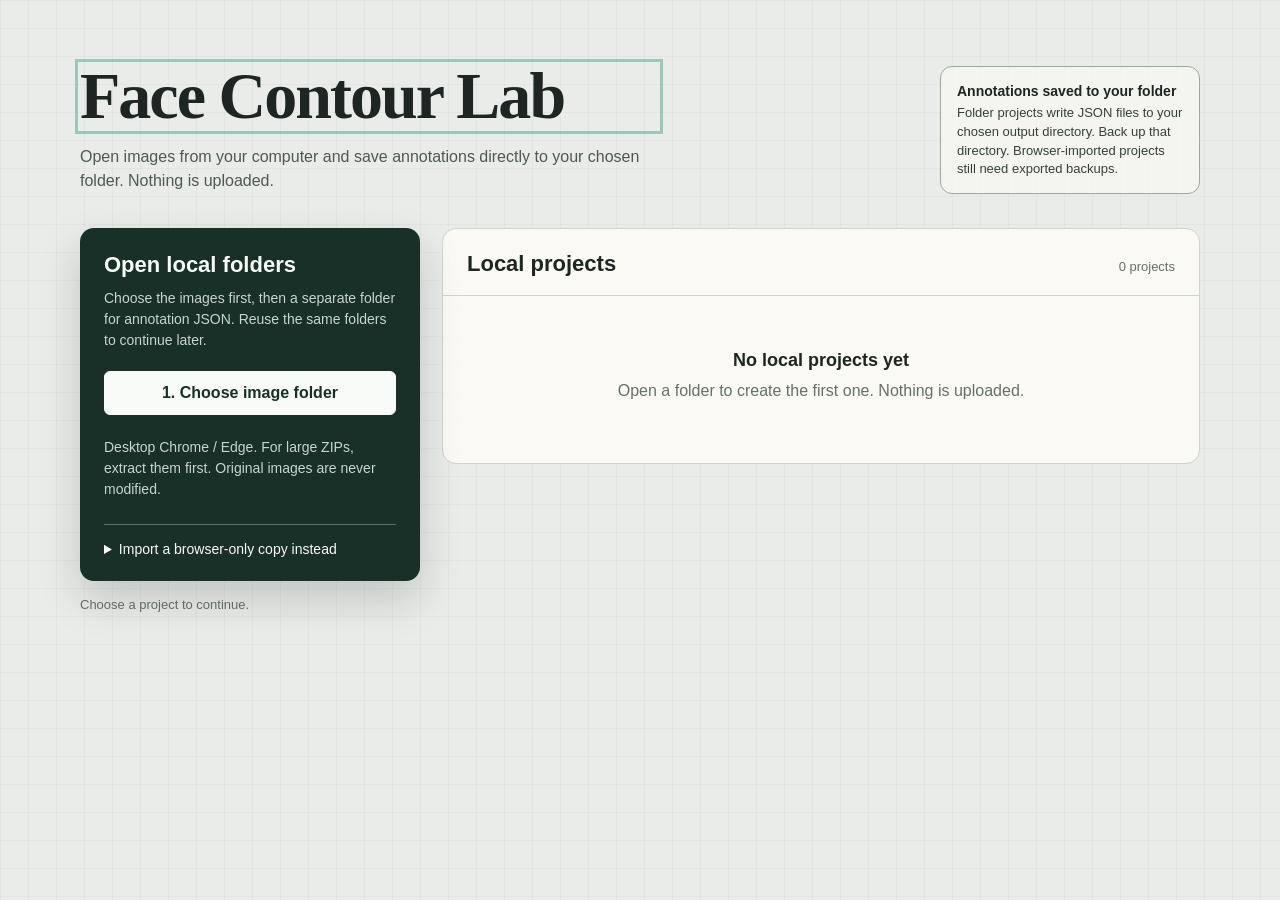
<file: index.html>
﻿<!doctype html>
<html lang="en">
  <head>
    <meta charset="utf-8" />
    <meta name="viewport" content="width=device-width, initial-scale=1" />
    <title>Face Contour Lab</title>
    <link rel="icon" href="data:," />
    <style>
      :root {
        color-scheme: light;
        --bg: #e9ece8;
        --panel: #fbfaf4;
        --ink: #1d2622;
        --muted: #66706b;
        --line: #cdd3ce;
        --line-strong: #9ea8a2;
        --accent: #087e6b;
        --accent-ink: #ffffff;
        --hot: #d84b2a;
        --canvas: #d8ddd7;
        --shadow: 0 18px 42px rgba(22, 31, 27, 0.16);
        --radius: 6px;
      }

      * {
        box-sizing: border-box;
      }

      html,
      body {
        height: 100%;
      }

      body {
        margin: 0;
        overflow: hidden;
        background:
          linear-gradient(rgba(31, 38, 34, 0.035) 1px, transparent 1px),
          linear-gradient(90deg, rgba(31, 38, 34, 0.035) 1px, transparent 1px),
          var(--bg);
        background-size: 28px 28px;
        color: var(--ink);
        font-family: "Aptos", "Bahnschrift", "Segoe UI", sans-serif;
      }

      button,
      input,
      select,
      textarea {
        font: inherit;
      }

      button {
        min-height: 36px;
        border: 1px solid var(--line);
        border-radius: var(--radius);
        background: #fffef8;
        color: var(--ink);
        cursor: pointer;
        transition:
          background 140ms ease,
          border-color 140ms ease,
          color 140ms ease,
          transform 140ms ease;
      }

      button:hover {
        border-color: var(--line-strong);
        transform: translateY(-1px);
      }

      button:active {
        transform: translateY(0);
      }

      button:disabled {
        cursor: not-allowed;
        opacity: 0.48;
        transform: none;
      }

      :where(button, input, select, textarea, summary, [tabindex]):focus-visible {
        outline: 3px solid rgba(8, 126, 107, 0.34);
        outline-offset: 2px;
      }

      [hidden] {
        display: none !important;
      }

      .project-hub {
        height: 100vh;
        overflow-y: auto;
        padding: clamp(28px, 5vw, 72px) clamp(18px, 5vw, 72px);
      }

      .project-hub-shell {
        width: min(1120px, 100%);
        margin: 0 auto;
      }

      .hub-masthead {
        display: flex;
        align-items: flex-end;
        justify-content: space-between;
        gap: 28px;
        margin-bottom: 34px;
      }

      .hub-title-group {
        max-width: 720px;
      }

      .hub-title-group h1 {
        max-width: 680px;
        margin: 0;
        font-family: Georgia, "Aptos Display", serif;
        font-size: clamp(38px, 6vw, 66px);
        line-height: 0.98;
        letter-spacing: -0.03em;
        text-wrap: balance;
      }

      .hub-lead {
        max-width: 65ch;
        margin: 16px 0 0;
        color: #4d5953;
        font-size: 16px;
        line-height: 1.55;
      }

      .local-only-note {
        flex: 0 0 260px;
        padding: 14px 16px;
        border: 1px solid var(--line-strong);
        border-radius: 12px;
        background: rgba(251, 250, 244, 0.7);
        color: #36413c;
        font-size: 13px;
        line-height: 1.45;
      }

      .local-only-note strong {
        display: block;
        margin-bottom: 3px;
        color: var(--ink);
        font-size: 14px;
      }

      .hub-layout {
        display: grid;
        grid-template-columns: minmax(260px, 340px) minmax(0, 1fr);
        gap: 22px;
        align-items: start;
      }

      .new-project-panel {
        position: sticky;
        top: 24px;
        padding: 24px;
        border-radius: 14px;
        background: #183027;
        color: #f8fbf7;
        box-shadow: 0 18px 42px rgba(22, 31, 27, 0.18);
      }

      .new-project-panel h2,
      .project-library h2 {
        margin: 0;
        font-size: 22px;
        line-height: 1.15;
      }

      .new-project-panel p {
        margin: 10px 0 20px;
        color: #c8d5ce;
        font-size: 14px;
        line-height: 1.5;
      }

      .new-project-panel .primary-button {
        border-color: #f8fbf7;
        background: #f8fbf7;
        color: #183027;
      }

      .new-project-panel .primary-button:hover {
        border-color: #d8eee4;
        background: #d8eee4;
      }

      .button-row.new-project-actions {
        grid-template-columns: repeat(3, minmax(0, 1fr));
      }

      .new-project-panel .new-project-actions button {
        min-width: 0;
        padding: 0 6px;
        font-size: 14px;
        white-space: nowrap;
      }

      .new-project-panel .new-project-actions button:not(.primary-button) {
        border-color: #547064;
        background: transparent;
        color: #f8fbf7;
      }

      .new-project-panel .new-project-actions button:not(.primary-button):hover {
        border-color: #9ab3a8;
        background: rgba(255, 255, 255, 0.08);
      }

      .project-library {
        overflow: hidden;
        border: 1px solid var(--line);
        border-radius: 14px;
        background: rgba(251, 250, 244, 0.94);
      }

      .folder-actions {
        display: grid;
        gap: 12px;
      }

      .folder-actions button { min-height: 44px; padding: 8px 12px; }
      .folder-selection { overflow-wrap: anywhere; font-size: 14px; color: #f8fbf7; }
      .browser-import-options { margin-top: 24px; padding-top: 16px; border-top: 1px solid #547064; }
      .browser-import-options summary { cursor: pointer; font-size: 14px; }
      .browser-import-options .new-project-actions { margin-top: 14px; }
      .folder-output-location { color: var(--muted); font-size: 12px; overflow-wrap: anywhere; margin: 8px 0; }
      .queue-pagination { display: flex; align-items: center; justify-content: space-between; gap: 8px; margin-top: 12px; }
      .queue-pagination button { padding: 4px 10px; }

      .library-header {
        display: flex;
        align-items: baseline;
        justify-content: space-between;
        gap: 16px;
        padding: 22px 24px 18px;
      }

      .library-count {
        color: var(--muted);
        font-size: 13px;
      }

      .project-list {
        border-top: 1px solid var(--line);
      }

      .project-card {
        display: grid;
        grid-template-columns: minmax(0, 1fr) auto;
        gap: 20px;
        padding: 20px 24px;
        border-bottom: 1px solid var(--line);
      }

      .project-card:last-child {
        border-bottom: 0;
      }

      .project-card-main {
        min-width: 0;
      }

      .project-card-name {
        overflow: hidden;
        margin: 0;
        font-size: 18px;
        line-height: 1.25;
        text-overflow: ellipsis;
        white-space: nowrap;
      }

      .project-card-meta,
      .project-card-progress {
        display: flex;
        flex-wrap: wrap;
        gap: 5px 12px;
        margin-top: 8px;
        color: var(--muted);
        font-size: 13px;
      }

      .project-card-actions {
        display: flex;
        align-self: center;
        align-items: center;
        justify-content: flex-end;
        min-width: 0;
        gap: 8px;
      }

      .project-card-actions button {
        padding: 0 12px;
        white-space: nowrap;
      }

      .project-card-actions .open-project-button {
        min-width: 120px;
        border-color: var(--accent);
        background: var(--accent);
        color: var(--accent-ink);
        font-weight: 700;
      }

      .project-card-actions .delete-project-button {
        border-color: transparent;
        background: transparent;
        color: var(--hot);
      }

      .project-card-actions .delete-project-button:hover {
        border-color: #e9b9ad;
        background: #fff3ef;
      }

      .project-list-empty {
        padding: 54px 28px 60px;
        text-align: center;
      }

      .project-list-empty strong {
        display: block;
        margin-bottom: 8px;
        font-size: 18px;
      }

      .project-list-empty span {
        color: var(--muted);
        line-height: 1.5;
      }

      .hub-status {
        min-height: 22px;
        margin-top: 16px;
        color: var(--muted);
        font-size: 13px;
      }

      .primary-button {
        width: 100%;
        border-color: var(--accent);
        background: var(--accent);
        color: var(--accent-ink);
        font-weight: 700;
      }

      .primary-button:hover {
        border-color: #066957;
        background: #066957;
      }

      .button-row {
        display: grid;
        grid-template-columns: 1fr 1fr;
        gap: 8px;
      }

      .button-row.three {
        grid-template-columns: 1fr 1fr 1fr;
      }

      .button-row.stack {
        grid-template-columns: 1fr;
      }

      .button-row.compact {
        grid-template-columns: 1fr;
      }

      .swatch {
        width: 12px;
        height: 12px;
        border: 1px solid rgba(0, 0, 0, 0.18);
        border-radius: 50%;
      }

      .range-row {
        display: grid;
        grid-template-columns: minmax(0, 1fr) auto;
        align-items: center;
        gap: 12px;
        margin-top: 12px;
        color: var(--muted);
        font-size: 12px;
      }

      .range-row strong {
        color: var(--ink);
        font-size: 13px;
      }

      .range-input {
        width: 100%;
        margin-top: 8px;
        accent-color: var(--accent);
      }

      .save-state {
        min-height: 18px;
        color: var(--muted);
      }

      .save-state[data-state="saved"] {
        color: var(--accent);
      }

      .save-state[data-state="failed"] {
        color: var(--hot);
        font-weight: 700;
      }

      .queue-list {
        display: grid;
        max-height: 168px;
        gap: 6px;
        margin-top: 10px;
        overflow-y: auto;
      }

      .queue-item {
        display: grid;
        grid-template-columns: minmax(0, 1fr) auto;
        gap: 8px;
        align-items: center;
        width: 100%;
        min-height: 34px;
        padding: 7px 8px;
        text-align: left;
      }

      .queue-item.is-active {
        border-color: var(--accent);
        box-shadow: inset 4px 0 0 var(--accent);
      }

      .queue-name {
        min-width: 0;
        overflow: hidden;
        text-overflow: ellipsis;
        white-space: nowrap;
        font-size: 12px;
        font-weight: 700;
      }

      .status-badge {
        min-width: 74px;
        border: 1px solid var(--line);
        border-radius: 999px;
        padding: 2px 7px;
        background: #fffef8;
        color: var(--muted);
        font-size: 10px;
        font-weight: 700;
        text-align: center;
        text-transform: uppercase;
        white-space: nowrap;
      }

      .status-badge.done {
        border-color: rgba(8, 126, 107, 0.36);
        color: var(--accent);
      }

      .status-badge.skipped {
        border-color: rgba(102, 112, 107, 0.36);
      }

      .status-badge.needs_review {
        border-color: rgba(216, 75, 42, 0.34);
        color: var(--hot);
      }

      .pill {
        display: inline-flex;
        align-items: center;
        min-height: 26px;
        padding: 0 9px;
        border: 1px solid var(--line);
        border-radius: var(--radius);
        background: #fffef8;
        color: var(--muted);
        font-size: 12px;
        white-space: nowrap;
      }

      .stage-shell {
        position: relative;
        display: flex;
        align-items: flex-start;
        justify-content: flex-start;
        min-width: 0;
        min-height: 0;
        padding: 18px;
        overflow: auto;
        background:
          linear-gradient(45deg, rgba(255, 255, 255, 0.45) 25%, transparent 25%),
          linear-gradient(-45deg, rgba(255, 255, 255, 0.45) 25%, transparent 25%),
          linear-gradient(45deg, transparent 75%, rgba(255, 255, 255, 0.45) 75%),
          linear-gradient(-45deg, transparent 75%, rgba(255, 255, 255, 0.45) 75%),
          var(--canvas);
        background-position:
          0 0,
          0 12px,
          12px -12px,
          -12px 0;
        background-size: 24px 24px;
      }

      .stage-shell.is-drag-over {
        outline: 3px solid rgba(8, 126, 107, 0.34);
        outline-offset: -12px;
      }

      .stage-shell.is-pannable {
        cursor: grab;
      }

      .stage-shell.is-panning,
      .stage-shell.is-panning canvas {
        cursor: grabbing !important;
        user-select: none;
      }

      .canvas-wrap {
        position: relative;
        display: grid;
        flex: 0 0 auto;
        place-items: center;
        margin: auto;
        box-shadow: var(--shadow);
      }

      canvas {
        display: block;
        max-width: none;
        max-height: none;
        background: #fefefe;
        image-rendering: auto;
        touch-action: none;
      }

      .empty-state {
        position: absolute;
        inset: 18px;
        display: grid;
        place-items: center;
        pointer-events: none;
      }

      .empty-card {
        width: min(380px, 100%);
        border: 1px solid var(--line);
        border-radius: var(--radius);
        background: rgba(251, 250, 244, 0.92);
        box-shadow: 0 16px 36px rgba(31, 38, 34, 0.12);
        padding: 22px;
        text-align: center;
      }

      .empty-card strong {
        display: block;
        margin-bottom: 12px;
        font-family: Georgia, serif;
        font-size: 23px;
        letter-spacing: 0;
      }

      .empty-card button {
        pointer-events: auto;
        min-width: 160px;
      }

      .danger {
        border-color: rgba(216, 75, 42, 0.44);
        color: var(--hot);
      }

      .danger:hover {
        border-color: var(--hot);
      }

      #projectProgress {
        flex: 0 0 auto;
        white-space: nowrap;
      }

      .queue-disclosure {
        margin-top: 10px;
      }

      .queue-disclosure .queue-list {
        margin-top: 0;
      }

      .transfer-help {
        margin: 5px 0 10px;
        color: var(--muted);
        font-size: 12px;
        line-height: 1.42;
      }

      .export-debug {
        margin-top: 10px;
      }

      .export-debug summary {
        display: flex;
        min-height: 34px;
        align-items: center;
        justify-content: space-between;
        border: 1px solid var(--line);
        border-radius: var(--radius);
        background: #fffef8;
        color: var(--muted);
        cursor: pointer;
        font-size: 12px;
        font-weight: 700;
        padding: 0 10px;
        text-transform: uppercase;
      }

      .export-debug summary:hover {
        border-color: var(--line-strong);
        color: var(--ink);
      }

      .json-output {
        width: 100%;
        height: 128px;
        margin-top: 10px;
        resize: none;
        border: 1px solid var(--line);
        border-radius: var(--radius);
        background: #242b27;
        color: #eaf0e9;
        font-family: "Cascadia Mono", Consolas, monospace;
        font-size: 11px;
        line-height: 1.42;
        padding: 10px;
      }

      .import-report {
        margin-top: 12px;
      }

      .import-report > summary {
        color: var(--accent);
        font-size: 12px;
        font-weight: 700;
      }

      .match-list {
        max-height: 220px;
        margin-top: 8px;
        overflow: auto;
        border: 1px solid var(--line);
        border-radius: var(--radius);
        background: #fffef8;
      }

      .match-list ul {
        display: grid;
        gap: 0;
        margin: 0;
        padding: 0;
        list-style: none;
      }

      .match-list li {
        display: grid;
        gap: 3px;
        padding: 10px 12px;
        overflow-wrap: anywhere;
        font-size: 12px;
        line-height: 1.4;
      }

      .match-list li + li {
        border-top: 1px solid var(--line);
      }

      .match-list strong {
        color: var(--hot);
      }

      .empty-list {
        display: grid;
        min-height: 100%;
        place-items: center;
        color: var(--muted);
        font-size: 13px;
        text-align: center;
      }

      .hidden,
      [hidden] {
        display: none !important;
      }

      @media (max-width: 1080px) {
        body {
          overflow: auto;
        }

        .hub-masthead {
          align-items: flex-start;
          flex-direction: column;
        }

        .local-only-note {
          flex-basis: auto;
          width: min(520px, 100%);
        }

        .hub-layout {
          grid-template-columns: 1fr;
        }

        .new-project-panel {
          position: static;
        }
      }

      @media (max-width: 720px) {
        .project-hub {
          padding: 28px 14px 48px;
        }

        .hub-masthead {
          margin-bottom: 24px;
        }

        .button-row.new-project-actions {
          grid-template-columns: repeat(2, minmax(0, 1fr));
        }

        .button-row.new-project-actions .primary-button {
          grid-column: 1 / -1;
        }

        .project-card {
          grid-template-columns: 1fr;
        }

        .project-card-actions {
          align-self: stretch;
          min-width: 0;
        }

        .project-card-actions button {
          flex: 1;
        }

        .new-project-actions button,
        .project-card-actions button {
          min-height: 44px;
        }

      }

      @media (max-width: 360px) {
        .project-card-actions {
          flex-direction: column;
        }

        .project-card-actions button {
          width: 100%;
          flex: none;
        }

        .project-card-actions .open-project-button {
          min-width: 0;
        }
      }
    </style>
    <link rel="stylesheet" href="./src/workspace.css?v=workspace-ux-2" />
  </head>
  <body>
    <main class="project-hub" id="projectHubView" aria-labelledby="hubTitle">
      <div class="project-hub-shell">
        <header class="hub-masthead">
          <div class="hub-title-group">
            <h1 id="hubTitle" tabindex="-1">Face Contour Lab</h1>
            <p class="hub-lead">
              Open images from your computer and save annotations directly to your chosen
              folder. Nothing is uploaded.
            </p>
          </div>
          <div class="local-only-note" id="hubStorageNote">
            <strong>Stored in this browser only</strong>
            Export annotation JSON for a portable backup. Clearing site data can remove local projects.
          </div>
        </header>

        <div class="hub-layout">
          <section class="new-project-panel" aria-labelledby="newProjectTitle">
            <h2 id="newProjectTitle">Open local folders</h2>
            <p>Choose the images first, then a separate folder for annotation JSON. Reuse the same folders to continue later.</p>
            <div class="folder-actions">
              <button class="primary-button" id="openDirectoryButton" type="button">1. Choose image folder</button>
              <span class="folder-selection" id="directorySelection" role="status"></span>
              <button id="chooseOutputButton" type="button" hidden>2. Choose output folder</button>
            </div>
            <p id="folderSupportNote"></p>
            <details class="browser-import-options">
              <summary>Import a browser-only copy instead</summary>
              <p>For smaller batches. These copies stay in this browser; export JSON to back them up.</p>
            <div class="button-row new-project-actions">
              <button class="primary-button" id="openFolderButton" type="button">Open folder</button>
              <button id="openImageButton" type="button">Open images</button>
              <button id="openZipButton" type="button">Open ZIP</button>
            </div>
            </details>
          </section>

          <section class="project-library" aria-labelledby="projectLibraryTitle">
            <header class="library-header">
              <h2 id="projectLibraryTitle" tabindex="-1">Local projects</h2>
              <span class="library-count" id="projectLibraryCount">0 projects</span>
            </header>
            <div class="project-list" id="projectList"></div>
            <div class="project-list-empty" id="projectListEmpty">
              <strong>No local projects yet</strong>
              <span>Open a folder to create the first one. Nothing is uploaded.</span>
            </div>
          </section>
        </div>

        <div class="hub-status" id="hubStatusText" role="status" aria-live="polite">Ready.</div>
      </div>

      <input
        id="imageInput"
        type="file"
        accept=".avif,.bmp,.gif,.jpeg,.jpg,.png,.webp"
        multiple
        hidden
      />
      <input
        id="folderInput"
        type="file"
        accept=".avif,.bmp,.gif,.jpeg,.jpg,.png,.webp"
        multiple
        webkitdirectory
        hidden
      />
      <input id="zipInput" type="file" accept="application/zip,.zip" hidden />
    </main>

    <main class="app" id="annotationWorkspaceView" aria-labelledby="workspaceTitle" hidden>
      <header class="project-bar">
        <h1 id="workspaceTitle" tabindex="-1">Face Contour Lab</h1>
        <div class="divider"></div>
        <div class="project-identity" id="projectSummary">
          <strong id="projectName">Loading project</strong>
          <span id="projectProgress">0 done, 0 active</span>
        </div>
        <div class="header-actions">
          <span class="save-state" id="projectSaveState" data-state="idle" role="status">Loading…</span>
          <details class="workspace-menu" id="fileMenu">
            <summary>File</summary>
            <div class="menu-panel file-panel">
              <button id="saveNowButton" type="button">Save now</button>
              <p id="folderOutputLocation" hidden></p>
              <p class="transfer-help" id="annotationImportHelp"></p>
              <button id="exportAnnotationsButton" type="button">Export JSON</button>
              <button id="importAnnotationsButton" type="button">Import JSON</button>
              <details id="annotationImportReport" class="import-report" hidden>
                <summary id="annotationImportSummary">Import report</summary>
                <div class="match-list"><ul id="annotationImportIssues"></ul></div>
              </details>
              <details class="export-debug">
                <summary>Preview annotation JSON</summary>
                <textarea class="json-output" id="jsonOutput" readonly spellcheck="false" aria-label="Annotation JSON"></textarea>
              </details>
            </div>
          </details>
          <button class="outline-button" id="exitProjectButton" type="button">Exit project</button>
        </div>
      </header>
      <div class="save-error" id="saveErrorBanner" role="alert" hidden>
        <span id="saveErrorReason">Save failed. Keep this page open and retry or download a backup.</span>
        <button id="retrySaveButton" type="button">Retry save</button>
        <button id="backupAnnotationsButton" type="button">Download JSON</button>
      </div>
      <div class="editor-layout">
        <section class="workspace">
          <div class="tool-bar" id="annotationControls">
            <button class="initialize-button" id="initializeTemplateButton" type="button">Initialize</button>
            <div class="divider"></div>
            <div class="tool-group" role="group" aria-label="Contour editing tool">
              <button type="button" data-edit-tool="points" aria-pressed="true">Edit points</button>
              <button type="button" data-edit-tool="transform" aria-pressed="false">Transform</button>
              <button type="button" data-edit-tool="redraw" aria-pressed="false">Redraw section</button>
              <button type="button" class="mode-button" data-mode="draw" aria-pressed="false">Draw</button>
            </div>
            <div class="divider history-divider"></div>
            <div class="history-actions" id="actionsSection">
              <button id="undoButton" type="button" title="Undo (Ctrl+Z)">Undo</button>
              <button id="redoButton" type="button" title="Redo (Ctrl+Y)">Redo</button>
            </div>
            <div class="zoom-actions" aria-label="Image zoom controls">
              <button id="zoomOutButton" type="button" aria-label="Zoom image out">−</button>
              <span id="zoomValue">Fit</span>
              <button id="zoomInButton" type="button" aria-label="Zoom image in">+</button>
              <button class="outline-button" id="zoomFitButton" type="button">Fit</button>
            </div>
            <button class="inspector-toggle" id="inspectorToggle" type="button" aria-controls="contourInspector" aria-expanded="false">Contours</button>
          </div>
          <div class="context-bar">
            <section id="refineToolsSection" class="context-options">
              <div class="contour-selection">
                <span class="selection-caption" id="selectionCaption">Select a contour</span>
                <select id="selectedContourLabel" class="label-select" aria-label="Selected contour label" hidden>
                  <button type="button"><selectedcontent></selectedcontent></button>
                </select>
                <button id="deleteButton" class="danger" type="button">Delete contour</button>
              </div>
              <div class="context-options" id="pointActions">
                <button id="addPointButton" type="button" aria-pressed="false">+ Add point</button>
                <button id="deletePointButton" class="danger" type="button">Delete point</button>
              </div>
              <div class="context-options" id="redrawActions" hidden>
                <button id="applyRedrawButton" type="button">Apply</button>
                <button id="cancelRedrawButton" type="button">Cancel</button>
                <button id="alternateRedrawButton" type="button">Use other arc</button>
              </div>
              <div class="context-options" id="deletePreviewActions" hidden>
                <strong>Delete point preview</strong>
                <button id="applyDeleteButton" class="danger" type="button">Apply deletion</button>
                <button id="cancelDeleteButton" type="button">Cancel</button>
              </div>
              <span id="editToolHint" class="context-hint"></span>
            </section>
            <section id="drawToolsSection" class="context-options" hidden>
              <label for="newContourLabel">Label</label>
              <select id="newContourLabel" class="label-select">
                <button type="button"><selectedcontent></selectedcontent></button>
              </select>
              <button class="shape-mode-button" data-shape="open" type="button">Open line</button>
              <button class="shape-mode-button" data-shape="closed" type="button">Closed region</button>
              <button id="finishDraftButton" type="button">Finish</button>
              <button id="cancelDraftButton" type="button">Cancel</button>
              <span class="context-hint" id="shapeHint"></span>
            </section>
          </div>
          <header class="stage-meta">
            <span class="file-meta" id="fileMeta">No image loaded</span>
            <span id="imageSize">0 x 0</span>
          </header>
          <section class="stage-shell" id="stageShell">
            <div class="canvas-wrap">
              <canvas id="annotationCanvas" width="1" height="1" tabindex="0" aria-label="Image annotation canvas"></canvas>
            </div>
            <div class="empty-state" id="emptyState"><div class="empty-card"><strong>Loading project image…</strong></div></div>
          </section>
          <footer class="statusbar" role="status" aria-live="polite">
            <span id="statusText">Right-drag to pan. Scroll to zoom.</span>
            <span id="cursorMeta">x 0, y 0</span>
            <span id="draftMeta">0 draft points</span>
          </footer>
        </section>
        <aside class="inspector" id="contourInspector" aria-label="Contours">
          <header class="inspector-header">
            <h2>Contours</h2><span id="contourCount">0</span>
            <button id="closeInspector" class="close-inspector" type="button">Close</button>
          </header>
          <div class="inspector-scroll">
            <div class="list-caption"><span>Feature</span><span>Points</span></div>
            <section class="contour-list" id="contourList" aria-label="Contour objects"></section>
            <section class="inspector-options">
              <details class="advanced">
                <summary>Advanced editing</summary>
                <div class="advanced-body">
                  <label><input id="softDragToggle" type="checkbox" /> Soft edit (Points)</label>
                  <label><input id="showPointsToggle" type="checkbox" checked /> Show points</label>
                  <div class="range-row"><label for="softRadiusInput">Soft radius</label><span id="softRadiusValue">40 px</span></div>
                  <input id="softRadiusInput" type="range" min="4" max="96" step="4" value="40" />
                </div>
              </details>
              <details class="workspace-menu object-menu" id="moreActionsDisclosure">
                <summary>Contour actions</summary>
                <div class="menu-panel">
                  <button id="clearButton" class="danger" type="button">Clear all contours</button>
                </div>
              </details>
            </section>
          </div>
        </aside>
      </div>
      <footer class="task-bar" id="imageWorkflowSection">
        <details class="workspace-menu queue-disclosure" id="imageQueueDisclosure">
          <summary>Image queue</summary>
          <div class="menu-panel queue-panel">
            <header><strong>Image queue</strong><span id="imageQueueSummary">0 images</span></header>
            <div class="queue-list" id="imageQueueList"></div>
            <div class="queue-pagination" id="queuePagination" hidden>
              <button id="queuePreviousPage" type="button" aria-label="Previous page of images">Back</button>
              <span id="queuePageLabel" aria-live="polite"></span>
              <button id="queueNextPage" type="button" aria-label="Next page of images">More</button>
            </div>
          </div>
        </details>
        <div class="divider"></div>
        <div class="navigation-buttons">
          <button id="previousImageButton" type="button">Previous</button>
          <button id="nextImageButton" type="button">Next</button>
        </div>
        <span class="position" id="projectPosition">0 / 0</span>
        <span class="task-status" id="currentImageStatus">Not reviewed</span>
        <div class="task-actions">
          <button id="skipImageButton" type="button">Skip</button>
          <button id="needsReviewButton" type="button">Review</button>
          <button class="primary-button" id="markDoneButton" type="button">Done</button>
        </div>
      </footer>
      <input id="annotationFileInput" type="file" accept="application/json,.face-contour-annotations.json,.json" hidden />
    </main>

    <script src="./vendor/fflate-0.8.3.js"></script>
    <script type="module" src="./src/app.js?v=workspace-ux-2"></script>
  </body>
</html>
</file>
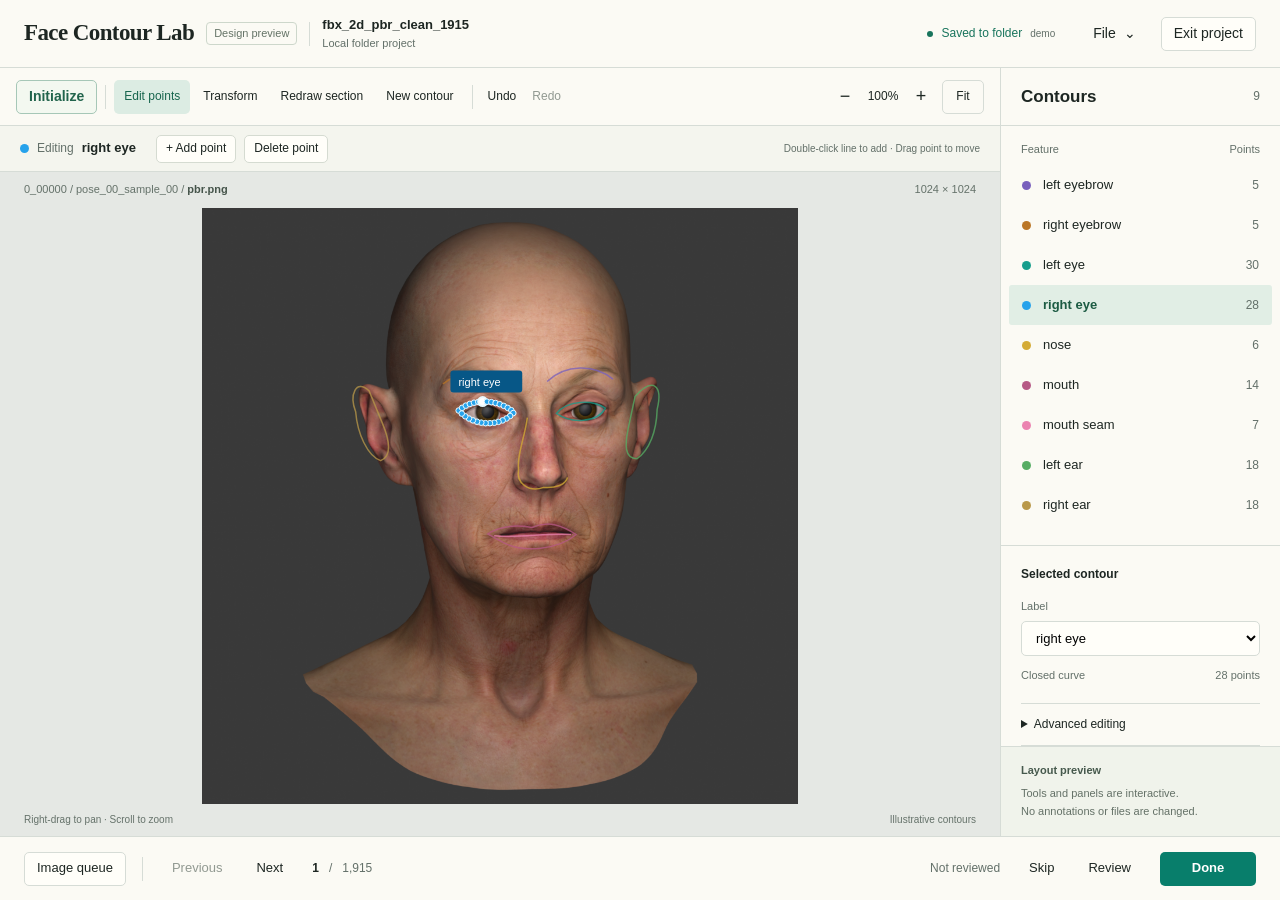
<file: docs/previews/annotation-workspace/index.html>
<!doctype html>
<html lang="en">
<head>
  <meta charset="utf-8">
  <meta name="viewport" content="width=device-width, initial-scale=1">
  <title>Face Contour Lab · Workspace preview</title>
  <link rel="icon" href="data:,">
  <link rel="stylesheet" href="./preview.css">
  <script src="./preview.js" defer></script>
</head>
<body>
  <div class="app-preview">
    <header class="project-bar">
      <h1>Face Contour Lab</h1>
      <span class="preview-badge">Design preview</span>
      <span class="divider" aria-hidden="true"></span>
      <div class="project-identity">
        <strong>fbx_2d_pbr_clean_1915</strong>
        <span>Local folder project</span>
      </div>
      <div class="header-actions">
        <button id="saveStatus" class="save-status" title="Preview of the saved and failed states"><span class="status-dot"></span><span id="saveStatusText">Saved to folder</span><span class="demo-label">demo</span></button>
        <button id="fileButton" class="text-button" popovertarget="fileMenu">File <span aria-hidden="true">⌄</span></button>
        <button class="outline-button" data-notice="This is a separate preview. Your annotation project is still untouched.">Exit project</button>
      </div>
    </header>

    <div class="save-error" id="saveError" hidden>
      <span><strong>Save failed — example state.</strong> Keep working here until the file is safe.</span>
      <button id="retryButton">Retry save</button>
      <button data-notice="In the real workspace, this downloads the current annotation as a backup. Nothing is downloaded by this preview.">Download backup</button>
    </div>

    <div class="editor-layout">
      <main class="editor" aria-label="Annotation workspace layout preview">
        <nav class="tool-bar" aria-label="Annotation tools">
          <button class="initialize-button" id="initializeButton">Initialize</button>
          <span class="divider" aria-hidden="true"></span>
          <div class="tool-group" role="group" aria-label="Editing tool">
            <button data-tool="points" aria-pressed="true">Edit points</button>
            <button data-tool="transform" aria-pressed="false">Transform</button>
            <button data-tool="redraw" aria-pressed="false">Redraw section</button>
            <button data-tool="new" aria-pressed="false">New contour</button>
          </div>
          <span class="divider history-divider" aria-hidden="true"></span>
          <div class="history-actions"><button data-notice="Undo and redo will stay beside the editing tools. This preview does not modify contours.">Undo</button><button disabled>Redo</button></div>
          <button id="inspectorToggle" class="outline-button inspector-toggle" aria-expanded="false" aria-controls="inspector">Contours</button>
          <div class="zoom-actions" aria-label="Canvas zoom">
            <button id="zoomOut" aria-label="Zoom out">−</button><span id="zoomValue">100%</span><button id="zoomIn" aria-label="Zoom in">+</button><button id="fitButton">Fit</button>
          </div>
        </nav>

        <section class="context-bar" aria-label="Current tool options">
          <div class="selection-caption"><span class="swatch" id="selectionSwatch"></span><span>Editing</span><strong id="selectionName">right eye</strong></div>
          <div id="pointOptions" class="context-options"><button id="addPointButton">+ Add point</button><button data-notice="Delete will remove only a selected point, never fall back to deleting the whole contour. Preview only.">Delete point</button></div>
          <div id="transformOptions" class="context-options" hidden><span class="option-text">Move · Resize · Rotate</span></div>
          <div id="redrawOptions" class="context-options" hidden><button data-notice="Redraw preview confirmed for this demonstration only.">Apply</button><button id="cancelRedraw">Cancel</button><button data-notice="The alternate arc will be highlighted before a redraw is applied.">Other arc</button></div>
          <div id="newOptions" class="context-options" hidden><label>Label <select id="newLabel"><option>face outline</option><option>left eye</option><option>right eye</option><option>nose</option><option>mouth</option></select></label><span class="option-text">Closed region</span></div>
          <span class="context-hint" id="contextHint">Double-click line to add · Drag point to move</span>
        </section>

        <div class="stage" id="stage">
          <div class="stage-meta"><span>0_00000 / pose_00_sample_00 / <strong>pbr.png</strong></span><span>1024 × 1024</span></div>
          <div class="image-viewport" id="imageViewport">
            <div class="image-frame" id="imageFrame">
              <img id="portrait" src="./portrait.png" width="1024" height="1024" alt="Original frontal rendered face used as the annotation preview image" draggable="false">
              <svg id="annotationOverlay" viewBox="0 0 1024 1024" aria-label="Illustrative facial contours; select a curve to inspect it"><g id="curves"></g><g id="activeHandles"></g><g id="transformOverlay" hidden></g><g id="curveTag"></g></svg>
            </div>
          </div>
          <div class="stage-footnote"><span>Right-drag to pan · Scroll to zoom</span><span>Illustrative contours</span></div>
        </div>
        <div id="toast" class="toast" role="status" hidden></div>
      </main>

      <aside class="inspector" id="inspector" aria-labelledby="contoursTitle">
        <header class="inspector-header"><h2 id="contoursTitle">Contours</h2><span class="count-badge">9</span><button id="closeInspector" class="close-inspector" aria-label="Close contour panel">Close</button></header>
        <div class="inspector-scroll">
          <div class="list-caption"><span>Feature</span><span>Points</span></div>
          <div id="contourList" class="contour-list" role="group" aria-label="Contour selection"></div>
          <section class="selected-properties" aria-labelledby="selectedTitle">
            <h3 id="selectedTitle">Selected contour</h3>
            <label class="field-label" for="labelField">Label</label>
            <select id="labelField" aria-describedby="propertyMeta"><option>right eye</option></select>
            <div class="property-meta" id="propertyMeta"><span>Closed curve</span><span>28 points</span></div>
            <details class="advanced"><summary>Advanced editing</summary><div class="advanced-body"><label><input id="showPoints" type="checkbox" checked> Show control points</label><label><input id="softEdit" type="checkbox"> Soft edit</label><label class="radius-label">Influence <span id="radiusValue">40 px</span></label><input id="radiusInput" type="range" min="4" max="96" value="40" aria-label="Soft edit influence"></div></details>
            <button class="object-menu-button" popovertarget="objectMenu">Contour actions <span aria-hidden="true">⌄</span></button>
          </section>
        </div>
        <div class="preview-note"><strong>Layout preview</strong><p>Tools and panels are interactive.<br>No annotations or files are changed.</p></div>
      </aside>
    </div>

    <footer class="task-bar">
      <button class="outline-button" id="queueButton" popovertarget="queuePanel">Image queue</button>
      <span class="divider" aria-hidden="true"></span>
      <div class="navigation-buttons"><button id="previousButton" disabled>Previous</button><button id="nextButton">Next</button></div>
      <span class="position"><strong id="currentPosition">1</strong><span>/</span>1,915</span>
      <span class="preview-task-status" id="taskStatus">Not reviewed</span>
      <div class="task-actions"><button data-status="Skipped">Skip</button><button data-status="Needs review">Review</button><button class="primary-button" data-status="Done">Done</button></div>
    </footer>
  </div>

  <div id="fileMenu" class="popup file-menu" popover><strong>Annotation files</strong><button data-notice="The real workspace saves the current image to its output folder. Preview only.">Save now</button><button data-notice="Download current JSON is available here in the implemented layout. Preview only.">Download current JSON</button><button data-notice="Restore current JSON will retain the existing validation and confirmation flow. Preview only.">Restore current JSON</button><hr><button id="showErrorButton">Preview save error</button></div>
  <div id="objectMenu" class="popup object-menu" popover><strong>Selected contour</strong><button class="danger-text" data-notice="Whole-contour deletion is kept separate from deleting a point. No contour was deleted in this preview.">Delete contour</button></div>
  <div id="queuePanel" class="popup queue-panel" popover><header><strong>Image queue</strong><span>Demo navigation</span></header><button data-position="1">01 <span>pose_00_sample_00 / pbr.png</span></button><button data-position="2">02 <span>Sample image 2</span></button><button data-position="3">03 <span>Sample image 3</span></button><p>Navigation changes the preview counter only.</p></div>
</body>
</html>
</file>
<file: src/workspace.css>
/* Canvas-first desktop workspace; the project hub keeps its existing styles. */
.app {
  --panel: #fbfaf4; --canvas: #e5e8e4; --ink: #1d2622; --muted: #637069;
  --line: #d6dcd6; --accent: #087e6b; --radius: 5px; --inspector-width: 280px;
  --danger: #a23c26; --danger-line: #e1b9af; --danger-hover: #fbece7;
  --progress-ink: #805500; --progress-fill: #fff2cc; --progress-line: #e4c574;
  display: flex; flex-direction: column; height: 100dvh; min-height: 0; overflow: hidden;
  color: var(--ink); background: var(--panel); font: 14px/1.4 "Segoe UI", "Aptos", sans-serif;
}
.app button, .app select, .app input { font: inherit; }
.app button { min-height: 34px; padding: 0 12px; border: 1px solid transparent; border-radius: 5px; color: var(--ink); background: transparent; cursor: pointer; white-space: nowrap; font-weight: 400; }
.app button:hover { background: #edf0e9; }
.app button:disabled { color: #7d857e; opacity: .65; cursor: default; background: transparent; }
.app :is(button, summary, select, input):focus-visible { outline: 2px solid var(--accent); outline-offset: 2px; }
.app .outline-button { border-color: var(--line); background: #fffef9; }
.app .divider { width: 1px; height: 24px; background: var(--line); flex: 0 0 auto; }
.project-bar { position: relative; display: flex; align-items: center; gap: 16px; height: 68px; flex: 0 0 auto; padding: 0 24px; border-bottom: 1px solid var(--line); }
.project-bar h1 { margin: 0; font: 700 23px/1.05 Georgia, serif; letter-spacing: -.6px; white-space: nowrap; }
.project-identity { display: grid; gap: 2px; min-width: 0; }
.project-identity strong { font-size: 13px; font-weight: 600; overflow: hidden; text-overflow: ellipsis; white-space: nowrap; }
.project-identity > span { color: var(--muted); font-size: 11px; }
.header-actions { display: flex; align-items: center; gap: 12px; margin-left: auto; flex-shrink: 0; }
.app .save-state { font-size: 12px; margin: 0; max-width: 250px; line-height: 1.35; }
.editor-layout { position: relative; display: grid; grid-template-columns: minmax(0, 1fr) var(--inspector-width); flex: 1; min-height: 0; }
.app .workspace { display: flex; flex-direction: column; min-width: 0; min-height: 0; height: auto; overflow: hidden; background: var(--canvas); }
.tool-bar { min-height: 58px; flex: 0 0 auto; display: flex; align-items: center; gap: 12px; padding: 8px 20px; border-bottom: 1px solid var(--line); background: var(--panel); }
.app .initialize-button { border-color: #a6c7b7; background: #f3f8f0; color: #21644c; padding: 0 16px; font-weight: 600; }
.tool-group, .history-actions, .zoom-actions { display: flex; align-items: center; gap: 3px; }
.app .tool-group button { padding: 0 13px; font-size: 13px; font-weight: 500; }
.app button[aria-pressed="true"], .app .shape-mode-button.is-active { background: #dcece3; color: #17654d; }
.app .history-actions button { padding: 0 8px; font-size: 12px; }
.zoom-actions { margin-left: auto; font-size: 12px; }
.app .zoom-actions button { padding: 0 8px; min-width: 30px; }
#zoomInButton, #zoomOutButton { font-size: 18px; }
#zoomValue { width: 42px; text-align: center; font-variant-numeric: tabular-nums; }
.context-bar { display: flex; align-items: center; min-height: 46px; padding: 5px 20px; flex: 0 0 auto; border-bottom: 1px solid var(--line); background: #f4f5ee; font-size: 12px; }
.context-options { display: flex; gap: 8px; align-items: center; min-width: 0; }
.context-bar > section { width: 100%; flex-wrap: wrap; row-gap: 8px; }
.contour-selection { display: flex; align-items: center; gap: 8px; flex-shrink: 0; padding-right: 12px; margin-right: 4px; border-right: 1px solid var(--line); }
.selection-caption { color: var(--muted); white-space: nowrap; }
.app .swatch { width: 9px; height: 9px; border-radius: 50%; display: inline-block; flex: 0 0 auto; }
.app .context-options button { font-size: 12px; min-height: 28px; padding: 0 9px; border-color: var(--line); background: #fffef9; }
.app .context-options button[aria-pressed="true"] { border-color: var(--accent); background: #dcece3; }
.context-hint { color: var(--muted); margin-left: auto; font-size: 11px; overflow: hidden; text-overflow: ellipsis; white-space: nowrap; }
.app .label-select { width: 174px; max-width: 100%; min-height: 32px; padding: 5px 10px; border: 1px solid var(--line); border-radius: var(--radius); background: #fffef9; color: var(--ink); font: inherit; cursor: pointer; }
.app .label-select:hover:not(:disabled) { border-color: #a6c7b7; background: #f3f8f0; }
.app .label-select:disabled { color: var(--muted); opacity: .65; cursor: default; }
/* Native pickers keep keyboard navigation and light-dismiss behavior. */
@supports (appearance: base-select) {
  .app .label-select, .app .label-select::picker(select) { appearance: base-select; }
  .app .label-select { align-items: center; gap: 10px; }
  .app .label-select > button { display: flex; align-items: center; flex: 1; min-width: 0; min-height: 0; padding: 0; border: 0; border-radius: 0; background: transparent; color: inherit; font: inherit; text-align: left; }
  .label-select selectedcontent { display: flex; align-items: center; gap: 10px; min-width: 0; }
  .label-select .label-name { overflow: hidden; text-overflow: ellipsis; white-space: nowrap; }
  .label-select .label-swatch { width: 9px; height: 9px; flex: 0 0 9px; border-radius: 50%; }
  .app .label-select::picker-icon { color: var(--muted); }
  .app .label-select:open { border-color: var(--accent); }
  .app .label-select:open::picker-icon { rotate: 180deg; color: var(--accent); }
  .app .label-select::picker(select) { min-width: 210px; max-width: calc(100vw - 24px); max-height: min(420px, 55vh); overflow-y: auto; overscroll-behavior: contain; padding: 6px; margin-block: 6px; border: 1px solid var(--line); border-radius: 8px; background: var(--panel); color: var(--ink); font: 13px/1.4 "Segoe UI", "Aptos", sans-serif; box-shadow: 0 10px 28px rgba(24, 37, 28, .14); }
  .label-select option { display: flex; align-items: center; gap: 10px; min-height: 34px; padding: 7px 10px; border: 0; border-radius: 4px; background: transparent; cursor: pointer; }
  .label-select option:checked { background: #dcece3; color: #17654d; font-weight: 600; }
  .label-select option:hover, .label-select option:focus { background: #edf0e9; color: var(--ink); }
  .label-select option:checked:hover, .label-select option:checked:focus { background: #cde4d7; color: #17654d; }
  .label-select option:focus-visible { outline: 2px solid var(--accent); outline-offset: -2px; }
  .label-select option::checkmark { order: 1; margin-left: auto; color: var(--accent); }
}
.stage-meta { display: flex; align-items: center; gap: 20px; padding: 0 24px; height: 36px; color: var(--muted); font-size: 11px; flex: 0 0 auto; }
.app .file-meta { font-size: 11px; font-weight: 400; min-width: 0; overflow: hidden; text-overflow: ellipsis; white-space: nowrap; }
.stage-meta #imageSize { margin-left: auto; white-space: nowrap; }
.app .stage-shell { flex: 1; padding: 0 18px; background: var(--canvas); }
.app .canvas-wrap { box-shadow: none; }
.app .statusbar { display: flex; align-items: center; gap: 16px; min-height: 32px; padding: 4px 24px; border: 0; color: var(--muted); font-size: 11px; background: var(--canvas); flex: 0 0 auto; }
#statusText { min-width: 0; overflow-wrap: anywhere; }
#cursorMeta { margin-left: auto; white-space: nowrap; }
#draftMeta { white-space: nowrap; }
.app .inspector { border: 0; border-left: 1px solid var(--line); display: flex; flex-direction: column; min-height: 0; grid-column: auto; background: var(--panel); }
.app .inspector-header { height: 58px; display: flex; align-items: center; padding: 0 20px; gap: 8px; border-bottom: 1px solid var(--line); flex: 0 0 auto; }
.app .inspector-header h2 { font: 650 17px/1.4 "Segoe UI", "Aptos", sans-serif; margin: 0; }
#contourCount { color: var(--muted); font-size: 12px; margin-left: auto; }
.inspector-scroll { overflow-y: auto; flex: 1; min-height: 0; }
.list-caption { display: flex; justify-content: space-between; color: var(--muted); font-size: 11px; padding: 16px 20px 8px; }
.app .contour-list { padding: 0 8px; overflow: visible; flex: none; }
.app .contour-item { width: 100%; min-height: 40px; margin: 0; padding: 0 12px; border: 0; border-radius: 3px; display: flex; align-items: center; gap: 12px; text-align: left; font-size: 13px; background: transparent; box-shadow: none; }
.app .contour-item[aria-pressed="true"] { background: #e1eee5; color: #1c5b43; font-weight: 600; }
.point-count { margin-left: auto; color: var(--muted); font-size: 12px; font-weight: 400; font-variant-numeric: tabular-nums; }
.inspector-options { padding: 0 20px 20px; }
.advanced { margin-top: 20px; border-top: 1px solid var(--line); border-bottom: 1px solid var(--line); }
.advanced summary { padding: 12px 0; font-size: 12px; cursor: pointer; }
.advanced-body { display: grid; gap: 12px; padding: 0 0 16px; font-size: 12px; }
.advanced-body > label { display: flex; align-items: center; gap: 8px; }
.app input { accent-color: var(--accent); }
.task-bar { display: flex; align-items: center; gap: 16px; padding: 0 24px; height: 64px; flex: 0 0 auto; border-top: 1px solid var(--line); }
.app .task-bar button { font-size: 13px; }
.navigation-buttons, .task-actions { display: flex; align-items: center; gap: 8px; }
.position { color: var(--muted); font-size: 12px; font-variant-numeric: tabular-nums; white-space: nowrap; }
.task-status { color: var(--muted); font-size: 12px; margin-left: auto; }
.task-status[data-status="in_progress"] { color: var(--progress-ink); font-weight: 600; }
.app .task-actions .primary-button { color: white; background: var(--accent); min-width: 96px; margin-left: 8px; font-weight: 600; }
.app .task-actions .primary-button:hover { background: #066b5a; }
.workspace-menu { position: relative; }
#fileMenu { position: static; }
.workspace-menu > summary { padding: 8px 12px; cursor: pointer; font-size: 13px; border-radius: 5px; }
.workspace-menu > summary:hover { background: #edf0e9; }
.workspace-menu:not([open]) > .menu-panel { display: none; }
.menu-panel { position: absolute; z-index: 25; right: 0; top: calc(100% + 8px); width: 280px; max-width: calc(100vw - 24px); max-height: min(65vh, 620px); overflow: auto; padding: 8px; border: 1px solid var(--line); border-radius: 6px; background: var(--panel); box-shadow: 0 10px 28px rgba(24, 37, 28, .14); }
.app .menu-panel button { width: 100%; text-align: left; display: block; font-size: 13px; }
.menu-panel p { margin: 8px 12px; overflow-wrap: anywhere; font-size: 12px; }
.file-panel { width: 320px; right: 12px; }
.object-menu > summary { padding: 12px 0; font-size: 12px; color: var(--muted); }
.object-menu .menu-panel { position: static; width: auto; box-shadow: none; border: 0; padding: 0; }
.app button.danger:not(:disabled) { color: var(--danger); }
.app .context-options button.danger:not(:disabled) { border-color: var(--danger-line); }
.app button.danger:hover:not(:disabled) { border-color: var(--danger-line); background: var(--danger-hover); }
.queue-disclosure > summary { border: 1px solid var(--line); list-style: none; background: #fffef9; }
.app .queue-disclosure { margin-top: 0; }
.queue-panel { top: auto; bottom: calc(100% + 12px); left: 0; right: auto; width: 400px; }
.queue-panel header { display: flex; justify-content: space-between; padding: 12px; font-size: 12px; }
.app .queue-panel .queue-item { display: grid; grid-template-columns: minmax(0, 1fr) 110px; align-items: center; gap: 12px; padding: 8px; }
.app .status-badge { font-size: 11px; }
.app .status-badge.in_progress { color: var(--progress-ink); background: var(--progress-fill); border-color: var(--progress-line); }
.queue-panel .queue-list { max-height: 40vh; }
.queue-panel .queue-pagination button { width: auto; }
.save-error { display: flex; align-items: center; gap: 12px; background: #fff0e4; color: #733c21; border-bottom: 1px solid #e3bea4; padding: 8px 24px; font-size: 12px; flex: 0 0 auto; }
.save-error > span { margin-right: auto; overflow-wrap: anywhere; }
.app .save-error button { border-color: #d4af96; font-size: 12px; }
.inspector-toggle, .close-inspector { display: none; }
@media (min-width: 1700px) { .app { --inspector-width: 296px; } .project-bar { height: 72px; } .tool-bar { gap: 16px; } .app .tool-group button { padding: 0 16px; } .app .contour-item { min-height: 43px; } }
@media (max-width: 1450px) { .context-hint { font-size: 10px; } .tool-bar { gap: 8px; padding-inline: 16px; } .app .tool-group button { padding-inline: 9px; font-size: 12px; } .app .history-actions button { padding-inline: 6px; } .app .initialize-button { padding-inline: 12px; } .project-bar { gap: 12px; } }
@media (max-height: 850px) { .project-bar { height: 58px; } .tool-bar, .app .inspector-header { min-height: 50px; height: 50px; } .context-bar { min-height: 40px; } .task-bar { height: 56px; } .app .contour-item { min-height: 35px; } }
@media (max-width: 650px) { .contour-selection { flex-wrap: wrap; flex-basis: 100%; flex-shrink: 1; padding-right: 0; margin-right: 0; border-right: 0; } }
@media (max-width: 1200px) { .context-hint { display: none; } .tool-bar { flex-wrap: wrap; height: auto; } .project-identity { max-width: 200px; } .header-actions { gap: 4px; } .history-divider { display: none; } }
@media (max-width: 900px) { .editor-layout { grid-template-columns: minmax(0, 1fr); } .editor-layout > .inspector { display: none; position: absolute; right: 0; top: 0; bottom: 0; width: 280px; z-index: 20; box-shadow: -12px 6px 32px rgba(25, 35, 26, .12); } .editor-layout > .inspector.is-open { display: flex; } .inspector-toggle, .close-inspector { display: block; } .project-identity { display: none; } .task-bar { gap: 8px; padding-inline: 12px; } }
@media (max-width: 650px) { .project-bar h1 { font-size: 18px; } .project-bar { padding-inline: 12px; gap: 8px; flex-wrap: wrap; height: auto; min-height: 68px; padding-block: 6px; } .project-bar > .divider { display: none; } .header-actions { margin-left: auto; } .app .save-state { max-width: 150px; font-size: 10px; } .tool-bar { padding: 6px 8px; gap: 4px; height: auto; } .tool-bar > .divider { display: none; } .tool-group { flex-wrap: wrap; width: 100%; } .app .tool-group button { flex: 1; padding-inline: 6px; } .context-bar { padding-inline: 12px; } .context-options { flex-wrap: wrap; } .stage-meta, .app .statusbar { padding-inline: 12px; } #cursorMeta, #draftMeta { display: none; } .task-bar { flex-wrap: wrap; height: auto; padding-block: 8px; gap: 4px; } .task-bar > .divider, .task-status { display: none; } .app .task-bar button { padding-inline: 8px; font-size: 12px; } .task-actions { margin-left: auto; gap: 0; } .app .task-actions .primary-button { min-width: 62px; } .save-error { flex-wrap: wrap; padding-inline: 12px; } }
</file>
<file: docs/previews/annotation-workspace/preview.css>
:root {
  color-scheme: light;
  --panel: #fbfaf4;
  --canvas: #e5e8e4;
  --ink: #1d2622;
  --muted: #637069;
  --line: #d6dcd6;
  --accent: #087e6b;
  --accent-light: #e1efe8;
  --radius: 5px;
  --space-1: 4px;
  --space-2: 8px;
  --space-3: 12px;
  --space-4: 16px;
  --space-5: 20px;
  --space-6: 24px;
  --sidebar-width: 280px;
}
* { box-sizing: border-box; }
[hidden] { display: none !important; }
body { margin: 0; color: var(--ink); background: var(--panel); font: 14px/1.4 "Segoe UI", "Aptos", sans-serif; }
button, select, input { font: inherit; }
button { border: 1px solid transparent; border-radius: var(--radius); min-height: 34px; padding: 0 var(--space-3); color: var(--ink); background: transparent; cursor: pointer; white-space: nowrap; }
button:hover { background: #edf0e9; }
button:disabled { color: #919991; cursor: default; background: transparent; }
button:focus-visible, summary:focus-visible, select:focus-visible, input:focus-visible { outline: 2px solid var(--accent); outline-offset: 3px; }
.app-preview { height: 100dvh; min-height: 540px; display: flex; flex-direction: column; overflow: hidden; }
.project-bar { display: flex; align-items: center; gap: var(--space-4); height: 68px; flex: 0 0 auto; padding: 0 var(--space-6); border-bottom: 1px solid var(--line); }
h1 { margin: 0; font: 700 23px/1.05 Georgia, serif; letter-spacing: -.6px; white-space: nowrap; }
.preview-badge { font-size: 11px; color: #647366; border: 1px solid #cdd7cb; border-radius: 4px; padding: 3px 7px; white-space: nowrap; }
.divider { width: 1px; height: 24px; background: var(--line); flex: 0 0 auto; }
.project-identity { display: grid; gap: 2px; min-width: 0; }
.project-identity strong { font-size: 13px; font-weight: 600; overflow: hidden; text-overflow: ellipsis; white-space: nowrap; }
.project-identity > span { color: var(--muted); font-size: 11px; }
.header-actions { display: flex; align-items: center; gap: var(--space-3); margin-left: auto; }
.save-status { color: #18745c; font-size: 12px; display: flex; align-items: center; gap: var(--space-2); }
.status-dot { width: 6px; height: 6px; background: #18745c; border-radius: 50%; }
.demo-label { font-size: 10px; color: var(--muted); }
.outline-button { border-color: var(--line); background: #fffef9; }
.text-button { display: flex; gap: var(--space-2); align-items: center; }
.editor-layout { display: grid; grid-template-columns: minmax(0, 1fr) var(--sidebar-width); flex: 1; min-height: 0; }
.editor { display: flex; flex-direction: column; min-width: 0; min-height: 0; position: relative; }
.tool-bar { min-height: 58px; flex: 0 0 auto; display: flex; align-items: center; gap: var(--space-3); padding: var(--space-2) var(--space-5); border-bottom: 1px solid var(--line); }
.initialize-button { border-color: #a6c7b7; background: #f3f8f0; color: #21644c; padding: 0 var(--space-4); font-weight: 600; }
.tool-group { display: flex; align-items: center; gap: 3px; }
.tool-group button { padding: 0 13px; font-size: 13px; font-weight: 500; }
.tool-group button[aria-pressed="true"] { background: #dcece3; color: #17654d; }
.history-actions { display: flex; gap: 2px; }
.history-actions button { padding: 0 var(--space-2); font-size: 12px; }
.zoom-actions { display: flex; gap: 2px; align-items: center; margin-left: auto; font-size: 12px; }
.zoom-actions button { padding: 0 var(--space-2); min-width: 30px; }
#zoomIn, #zoomOut { font-size: 18px; }
#zoomValue { width: 42px; text-align: center; font-variant-numeric: tabular-nums; }
#fitButton { margin-left: var(--space-1); border-color: var(--line); min-width: 42px; }
.context-bar { display: flex; gap: var(--space-5); align-items: center; padding: 0 var(--space-5); height: 46px; flex: 0 0 auto; border-bottom: 1px solid var(--line); background: #f4f5ee; font-size: 12px; }
.selection-caption { display: flex; gap: var(--space-2); align-items: center; white-space: nowrap; }
.selection-caption > span:nth-child(2) { color: var(--muted); }
.selection-caption strong { font-weight: 600; font-size: 13px; }
.swatch { width: 9px; height: 9px; border-radius: 50%; background: var(--swatch, #056fb1); display: inline-block; flex: 0 0 auto; }
.context-options { display: flex; gap: var(--space-2); align-items: center; }
.context-options button { font-size: 12px; min-height: 28px; padding: 0 9px; border-color: #d5dbd1; background: #fffef9; }
.context-options button[aria-pressed="true"] { border-color: var(--accent); background: var(--accent-light); }
.context-hint { color: var(--muted); margin-left: auto; font-size: 11px; white-space: nowrap; }
.option-text { color: var(--muted); }
.context-options label { display: flex; align-items: center; gap: var(--space-2); }
.context-options select { height: 29px; padding: 0 var(--space-2); border: 1px solid var(--line); border-radius: 4px; background: white; }
.stage { background: var(--canvas); display: flex; flex-direction: column; min-height: 0; flex: 1; position: relative; overflow: hidden; }
.stage-meta, .stage-footnote { display: flex; align-items: center; justify-content: space-between; padding: 0 var(--space-6); color: #65726a; font-size: 11px; flex: 0 0 auto; }
.stage-meta { height: 36px; }
.stage-meta strong { font-weight: 600; color: #45544a; }
.stage-footnote { height: 32px; font-size: 10px; }
.image-viewport { flex: 1; min-height: 0; width: 100%; position: relative; overflow: hidden; cursor: default; }
.image-viewport.is-panning { cursor: grabbing; }
.image-frame { position: absolute; transform-origin: center; }
.image-frame > img { display: block; width: 100%; height: 100%; object-fit: contain; user-select: none; }
#annotationOverlay { position: absolute; inset: 0; width: 100%; height: 100%; overflow: visible; }
.contour-line { stroke-width: 1.5px; fill: none; vector-effect: non-scaling-stroke; opacity: .76; pointer-events: stroke; cursor: pointer; }
.contour-line.is-selected { stroke-width: 2px; opacity: 1; }
.contour-hit-area { fill: none; stroke: transparent; stroke-width: 14px; vector-effect: non-scaling-stroke; pointer-events: stroke; cursor: pointer; }
.anchor-point { vector-effect: non-scaling-stroke; stroke: #e9f9ff; stroke-width: 1px; }
.anchor-point.is-active { fill: white; stroke-width: 2px; }
.transform-box { fill: none; stroke: white; stroke-width: 1px; vector-effect: non-scaling-stroke; stroke-dasharray: 5 4; }
.inspector { border-left: 1px solid var(--line); display: flex; flex-direction: column; min-height: 0; background: var(--panel); }
.inspector-header { height: 58px; display: flex; align-items: center; padding: 0 var(--space-5); gap: var(--space-2); border-bottom: 1px solid var(--line); flex: 0 0 auto; }
h2 { font-size: 17px; font-weight: 650; margin: 0; }
.count-badge { color: var(--muted); font-size: 12px; margin-left: auto; }
.inspector-scroll { overflow-y: auto; flex: 1; min-height: 0; }
.list-caption { display: flex; justify-content: space-between; color: var(--muted); font-size: 11px; padding: var(--space-4) var(--space-5) var(--space-2); }
.contour-list { padding: 0 var(--space-2); }
.contour-row { width: 100%; height: 40px; padding: 0 var(--space-3); border-radius: 3px; display: flex; align-items: center; gap: var(--space-3); text-align: left; font-size: 13px; }
.contour-row[aria-pressed="true"] { background: #e1eee5; color: #1c5b43; font-weight: 600; }
.point-count { margin-left: auto; color: var(--muted); font-size: 12px; font-weight: 400; font-variant-numeric: tabular-nums; }
.selected-properties { border-top: 1px solid var(--line); margin-top: var(--space-5); padding: var(--space-5); }
h3 { font-size: 12px; font-weight: 600; margin: 0 0 var(--space-4); }
.field-label { color: var(--muted); font-size: 11px; display: block; margin-bottom: 6px; }
#labelField { width: 100%; height: 35px; border: 1px solid var(--line); border-radius: var(--radius); padding: 0 10px; background: #fffef9; font-size: 13px; }
.property-meta { display: flex; justify-content: space-between; font-size: 11px; color: var(--muted); margin-top: var(--space-3); }
.advanced { margin-top: var(--space-5); border-top: 1px solid var(--line); border-bottom: 1px solid var(--line); }
.advanced summary { padding: var(--space-3) 0; font-size: 12px; cursor: pointer; }
.advanced-body { display: grid; gap: var(--space-3); padding: 0 0 var(--space-4); font-size: 12px; }
.advanced-body > label { display: flex; align-items: center; gap: var(--space-2); }
input[type="checkbox"], input[type="range"] { accent-color: var(--accent); }
.radius-label { justify-content: space-between; color: var(--muted); }
.object-menu-button { padding: 0; width: 100%; display: flex; justify-content: space-between; align-items: center; font-size: 12px; color: var(--muted); margin-top: var(--space-2); }
.preview-note { padding: var(--space-4) var(--space-5); border-top: 1px solid var(--line); color: #647167; background: #f0f3eb; font-size: 11px; }
.preview-note strong { font-weight: 600; color: #46594d; }
.preview-note p { margin: 5px 0 0; line-height: 1.65; }
.task-bar { display: flex; align-items: center; gap: var(--space-4); padding: 0 var(--space-6); height: 64px; flex: 0 0 auto; border-top: 1px solid var(--line); }
.task-bar button { font-size: 13px; }
.navigation-buttons, .task-actions { display: flex; align-items: center; gap: var(--space-2); }
.position { display: flex; gap: 10px; color: var(--muted); font-size: 12px; font-variant-numeric: tabular-nums; }
.position strong { color: var(--ink); }
.preview-task-status { color: var(--muted); font-size: 12px; margin-left: auto; }
.task-actions .primary-button { color: white; background: var(--accent); min-width: 96px; margin-left: var(--space-2); font-weight: 600; }
.task-actions .primary-button:hover { background: #066b5a; }
.popup { position: fixed; margin: 0; padding: var(--space-2); color: var(--ink); border: 1px solid var(--line); border-radius: 6px; background: var(--panel); min-width: 240px; box-shadow: 0 10px 28px rgba(24, 37, 28, .14); }
.popup > strong { display: block; padding: var(--space-2) var(--space-3); font-size: 12px; }
.popup button { width: 100%; text-align: left; display: block; font-size: 13px; }
.popup hr { border: 0; border-top: 1px solid var(--line); }
.file-menu { left: auto; right: 125px; top: 57px; }
.object-menu { left: auto; right: 20px; top: min(740px, 65vh); }
.danger-text { color: #a23c26; }
.queue-panel { top: auto; bottom: 74px; left: 24px; width: 360px; }
.queue-panel header { display: flex; justify-content: space-between; padding: var(--space-3); font-size: 12px; }
.queue-panel header span { color: var(--muted); }
.queue-panel button { display: flex; gap: var(--space-4); }
.queue-panel p { padding: 0 var(--space-3); font-size: 11px; color: var(--muted); }
.save-error { display: flex; align-items: center; gap: var(--space-3); background: #fff0e4; color: #733c21; border-bottom: 1px solid #e3bea4; padding: var(--space-2) var(--space-6); font-size: 12px; }
.save-error > span { margin-right: auto; }
.save-error button { border-color: #d4af96; font-size: 12px; }
.toast { position: absolute; bottom: 50px; left: 24px; max-width: min(540px, calc(100% - 48px)); padding: var(--space-3) var(--space-4); background: #233c30; color: #f7fbf5; border-radius: 6px; font-size: 12px; box-shadow: 0 6px 18px rgba(20, 30, 22, .16); z-index: 3; }
.inspector-toggle, .close-inspector { display: none; }
@media (min-width: 1700px) { :root { --sidebar-width: 296px; } .project-bar { height: 72px; } .tool-bar { gap: var(--space-4); } .tool-group button { padding: 0 var(--space-4); } .contour-row { height: 43px; } }
@media (max-width: 1450px) { .context-hint { font-size: 10px; } .tool-bar { gap: var(--space-2); padding-inline: var(--space-4); } .tool-group button { padding-inline: 9px; font-size: 12px; } .history-actions button { padding-inline: 6px; } .initialize-button { padding-inline: var(--space-3); } .project-bar { gap: var(--space-3); } }
@media (max-height: 850px) { .project-bar { height: 58px; } .tool-bar, .inspector-header { min-height: 50px; height: 50px; } .context-bar { height: 40px; } .task-bar { height: 56px; } .contour-row { height: 35px; } .selected-properties { padding-block: 16px; margin-top: 12px; } .preview-note { padding-block: 12px; } }
@media (max-width: 1150px) { .context-hint { display: none; } .project-identity { max-width: 200px; } .preview-badge { display: none; } .header-actions { gap: 4px; } .history-actions, .history-divider { display: none; } }
@media (max-width: 900px) { .editor-layout { grid-template-columns: minmax(0, 1fr); } .inspector { display: none; position: fixed; right: 0; top: 58px; bottom: 56px; width: 280px; z-index: 5; box-shadow: -12px 6px 32px rgba(25, 35, 26, .12); } .inspector.is-open { display: flex; } .inspector-toggle, .close-inspector { display: block; font-size: 12px; } .inspector-toggle { margin-left: auto; } .close-inspector { margin-left: 8px; } .zoom-actions { margin-left: 0; } .project-identity { display: none; } .task-bar { gap: 8px; padding-inline: 12px; } }
@media (max-width: 650px) { h1 { font-size: 18px; } .project-bar { padding-inline: 12px; } .save-status { font-size: 10px; padding: 0 4px; } .demo-label, .header-actions .outline-button, .project-bar > .divider { display: none; } .tool-bar { flex-wrap: wrap; padding: 8px; gap: 6px; } .tool-bar > .divider { display: none; } .tool-group { order: 3; width: 100%; } .tool-group button { flex: 1; } .context-bar { gap: 12px; padding-inline: 12px; } .context-options button { padding-inline: 5px; } .stage-meta { padding-inline: 12px; font-size: 9px; } .stage-footnote { padding-inline: 12px; font-size: 9px; } .task-bar { flex-wrap: wrap; height: auto; padding-block: 8px; gap: 4px; } .task-bar > .divider, .preview-task-status { display: none; } .task-bar button { padding-inline: 8px; font-size: 12px; } .task-actions { margin-left: auto; gap: 0; } .task-actions .primary-button { min-width: 62px; } .position { gap: 5px; } .save-error { flex-wrap: wrap; padding-inline: 12px; } }
</file>
